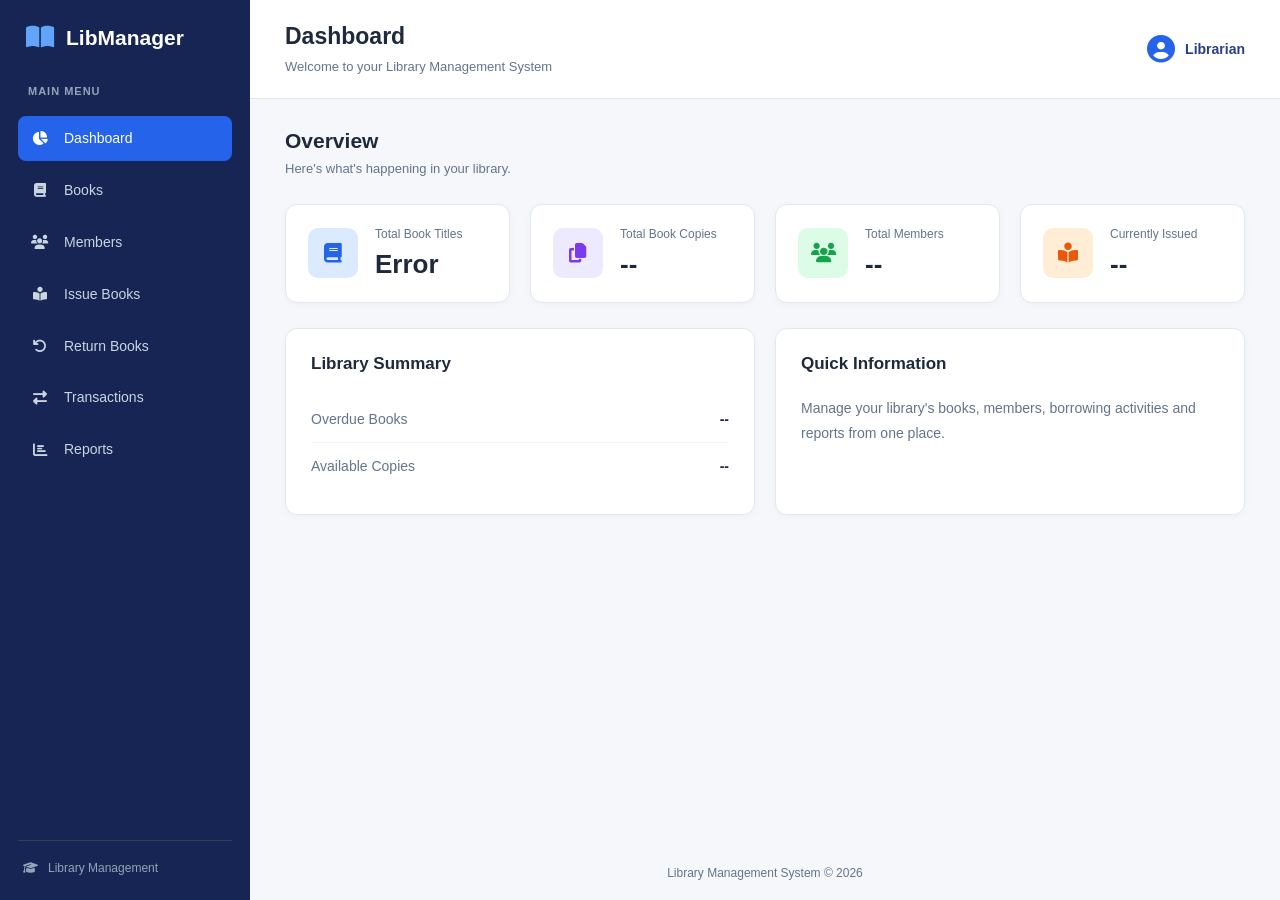
<file: frontend/index.html>
<!DOCTYPE html>
<html lang="en">
<head>
    <meta charset="UTF-8">
    <meta name="viewport" content="width=device-width, initial-scale=1.0">
    <title>Library Management System</title>

    <link rel="stylesheet" href="css/style.css">

    <link rel="stylesheet"
        href="https://cdnjs.cloudflare.com/ajax/libs/font-awesome/6.5.0/css/all.min.css">
    <link rel="stylesheet" href="css/common.css">
</head>
<body>

    <div class="dashboard-container">

        <!-- Sidebar -->
        <aside class="sidebar">
            <div class="logo">
                <i class="fas fa-book-open"></i>
                <span>LibManager</span>
            </div>

            <nav>
                <p class="menu-heading">MAIN MENU</p>

                <a href="index.html" class="nav-link active">
                    <i class="fas fa-chart-pie"></i>
                    Dashboard
                </a>

                <a href="books.html" class="nav-link">
                    <i class="fas fa-book"></i>
                    Books
                </a>

                <a href="members.html" class="nav-link">
                    <i class="fas fa-users"></i>
                    Members
                </a>

                <a href="issue-books.html" class="nav-link">
                    <i class="fas fa-book-reader"></i>
                    Issue Books
                </a>

                <a href="return-books.html" class="nav-link">
                    <i class="fas fa-undo"></i>
                    Return Books
                </a>

                <a href="transactions.html" class="nav-link">
                    <i class="fas fa-exchange-alt"></i>
                    Transactions
                </a>

                <a href="reports.html" class="nav-link">
                    <i class="fas fa-chart-bar"></i>
                    Reports
                </a>
            </nav>

            <div class="sidebar-footer">
                <i class="fas fa-graduation-cap"></i>
                <span>Library Management</span>
            </div>
        </aside>


        <!-- Main Content -->
        <main class="main-content">

            <!-- Top Header -->
            <header class="topbar">
                <div>
                    <h2>Dashboard</h2>
                    <p>Welcome to your Library Management System</p>
                </div>

                <div class="profile">
                    <i class="fas fa-user-circle"></i>
                    <span>Librarian</span>
                </div>
            </header>


            <!-- Dashboard Content -->
            <section class="dashboard-content">

                <div class="section-heading">
                    <div>
                        <h2>Overview</h2>
                        <p>Here's what's happening in your library.</p>
                    </div>
                </div>


                <!-- Statistics Cards -->
                <div class="stats-grid">

                    <div class="stat-card">
                        <div class="stat-icon blue">
                            <i class="fas fa-book"></i>
                        </div>
                        <div>
                            <p>Total Book Titles</p>
                            <h2 id="totalBooks">--</h2>
                        </div>
                    </div>

                    <div class="stat-card">
                        <div class="stat-icon purple">
                            <i class="fas fa-copy"></i>
                        </div>
                        <div>
                            <p>Total Book Copies</p>
                            <h2 id="totalCopies">--</h2>
                        </div>
                    </div>

                    <div class="stat-card">
                        <div class="stat-icon green">
                            <i class="fas fa-users"></i>
                        </div>
                        <div>
                            <p>Total Members</p>
                            <h2 id="totalMembers">--</h2>
                        </div>
                    </div>

                    <div class="stat-card">
                        <div class="stat-icon orange">
                            <i class="fas fa-book-reader"></i>
                        </div>
                        <div>
                            <p>Currently Issued</p>
                            <h2 id="currentlyIssued">--</h2>
                        </div>
                    </div>

                </div>


                <!-- Additional Information -->
                <div class="content-grid">

                    <div class="content-card">
                        <h3>Library Summary</h3>

                        <div class="summary-item">
                            <span>Overdue Books</span>
                            <strong id="overdueBooks">--</strong>
                        </div>

                        <div class="summary-item">
                            <span>Available Copies</span>
                            <strong id="availableCopies">--</strong>
                        </div>
                    </div>

                    <div class="content-card">
                        <h3>Quick Information</h3>

                        <p class="info-text">
                            Manage your library's books, members,
                            borrowing activities and reports from
                            one place.
                        </p>
                    </div>

                </div>

            </section>

            <footer>
                Library Management System © 2026
            </footer>

        </main>

    </div>

    <script src="js/app.js"></script>

</body>
</html>
</file>
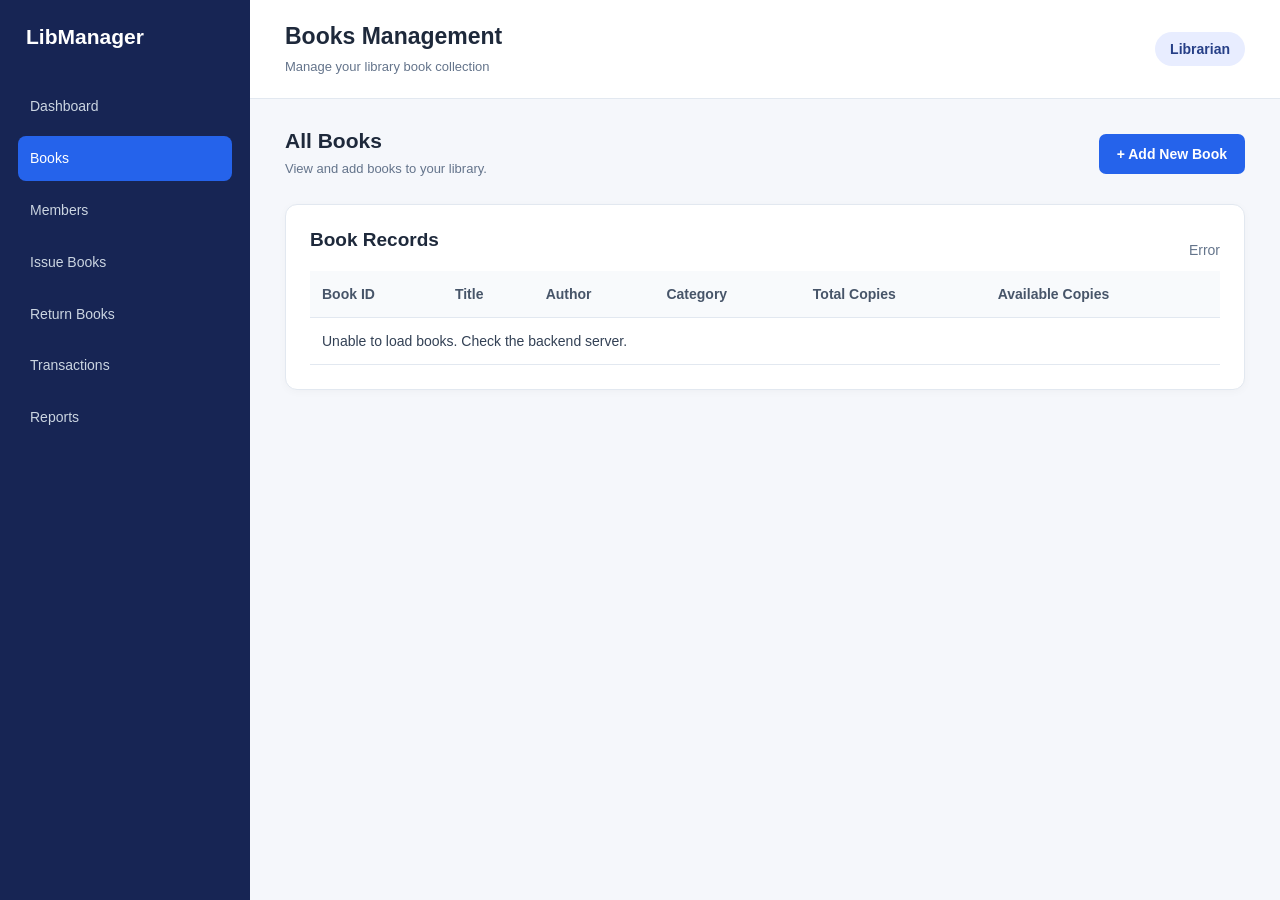
<file: frontend/books.html>
<!DOCTYPE html>
<html lang="en">
<head>
    <meta charset="UTF-8">
    <meta name="viewport" content="width=device-width, initial-scale=1.0">
    <title>Books Management | Library System</title>
    <link rel="stylesheet" href="css/books.css">
    <link rel="stylesheet" href="css/common.css">
</head>
<body>

    <aside class="sidebar">
        <h2>LibManager</h2>
        <nav>
            <a href="index.html">Dashboard</a>
            <a href="books.html" class="active">Books</a>
            <a href="#">Members</a>
            <a href="#">Issue Books</a>
            <a href="#">Return Books</a>
            <a href="#">Transactions</a>
            <a href="#">Reports</a>
        </nav>
    </aside>

    <main class="main-content">
        <header class="topbar">
            <div>
                <h1>Books Management</h1>
                <p>Manage your library book collection</p>
            </div>
            <span class="user-label">Librarian</span>
        </header>

        <section class="content">

            <div class="section-heading">
                <div>
                    <h2>All Books</h2>
                    <p>View and add books to your library.</p>
                </div>
                <button id="showFormButton">+ Add New Book</button>
            </div>

            <div class="form-card" id="bookFormCard" hidden>
                <h2>Add a New Book</h2>

                <form id="bookForm">
                    <div class="form-grid">
                        <div>
                            <label for="title">Book Title *</label>
                            <input type="text" id="title" required>
                        </div>

                        <div>
                            <label for="author">Author</label>
                            <input type="text" id="author">
                        </div>

                        <div>
                            <label for="category">Category</label>
                            <input type="text" id="category">
                        </div>

                        <div>
                            <label for="totalCopies">Total Copies *</label>
                            <input type="number" id="totalCopies" min="1" step="1" required>
                        </div>
                    </div>

                    <div class="form-actions">
                        <button type="submit">Save Book</button>
                        <button type="button" class="cancel-button" id="cancelButton">
                            Cancel
                        </button>
                    </div>
                </form>
            </div>

            <div id="message" class="message" aria-live="polite"></div>

            <div class="table-card">
                <div class="table-header">
                    <h2>Book Records</h2>
                    <span id="bookCount">Loading...</span>
                </div>

                <div class="table-wrapper">
                    <table>
                        <thead>
                            <tr>
                                <th>Book ID</th>
                                <th>Title</th>
                                <th>Author</th>
                                <th>Category</th>
                                <th>Total Copies</th>
                                <th>Available Copies</th>
                            </tr>
                        </thead>
                        <tbody id="booksTableBody">
                            <tr>
                                <td colspan="6">Loading books...</td>
                            </tr>
                        </tbody>
                    </table>
                </div>
            </div>

        </section>
    </main>

    <script src="js/books.js"></script>
</body>
</html>
</file>
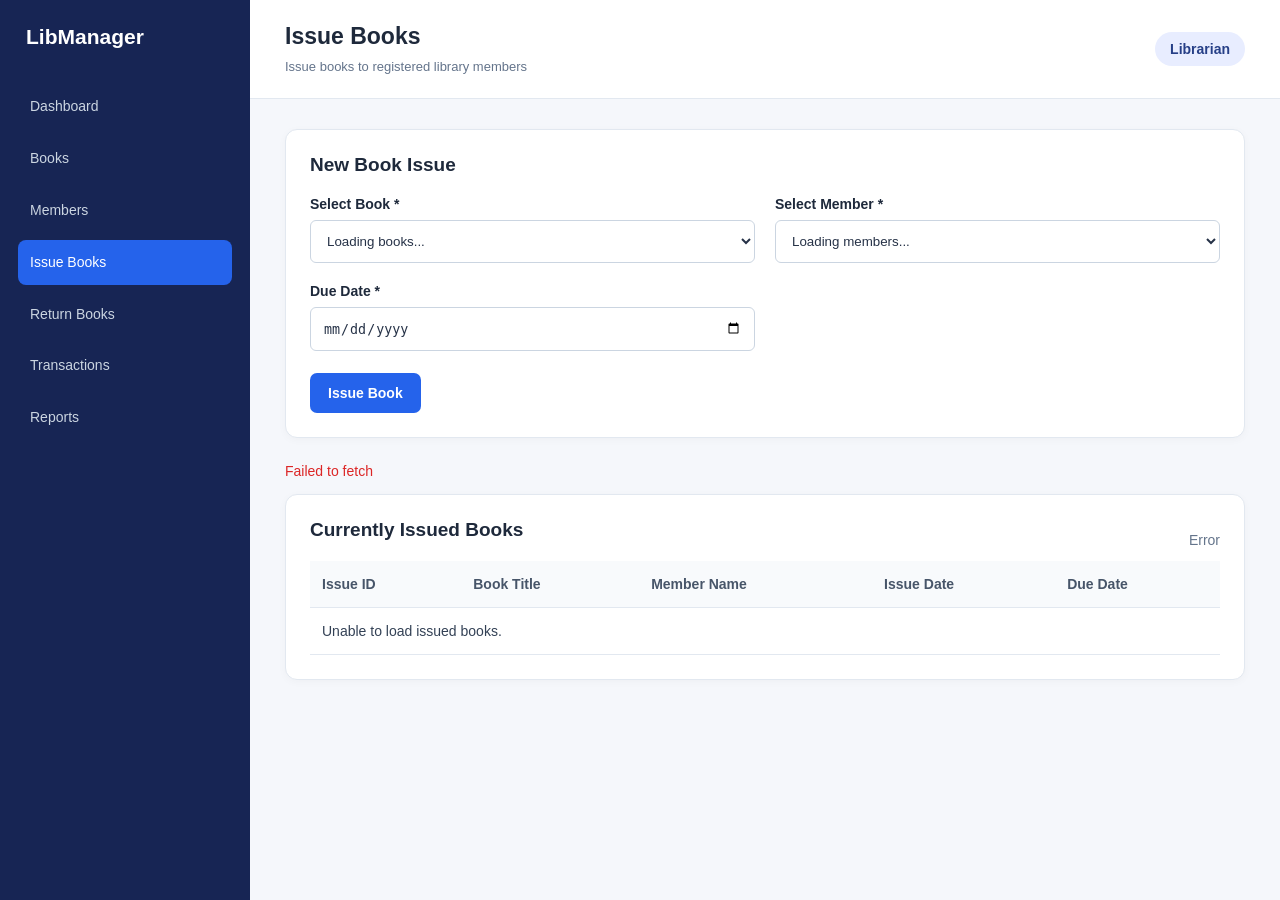
<file: frontend/issue-books.html>
<!DOCTYPE html>
<html lang="en">
<head>
    <meta charset="UTF-8">
    <meta name="viewport" content="width=device-width, initial-scale=1.0">
    <title>Issue Books | Library Management System</title>
    <link rel="stylesheet" href="css/issue-books.css">
    <link rel="stylesheet" href="css/common.css">
</head>
<body>

    <aside class="sidebar">
        <h2>LibManager</h2>
        <nav>
            <a href="index.html">Dashboard</a>
            <a href="books.html">Books</a>
            <a href="members.html">Members</a>
            <a href="issue-books.html" class="active">Issue Books</a>
            <a href="#">Return Books</a>
            <a href="#">Transactions</a>
            <a href="#">Reports</a>
        </nav>
    </aside>

    <main class="main-content">

        <header class="topbar">
            <div>
                <h1>Issue Books</h1>
                <p>Issue books to registered library members</p>
            </div>
            <span class="user-label">Librarian</span>
        </header>

        <section class="content">

            <div class="form-card">
                <h2>New Book Issue</h2>

                <form id="issueForm">

                    <div class="form-grid">

                        <div>
                            <label for="bookId">Select Book *</label>
                            <select id="bookId" required>
                                <option value="">Loading books...</option>
                            </select>
                        </div>

                        <div>
                            <label for="memberId">Select Member *</label>
                            <select id="memberId" required>
                                <option value="">Loading members...</option>
                            </select>
                        </div>

                        <div>
                            <label for="dueDate">Due Date *</label>
                            <input type="date" id="dueDate" required>
                        </div>

                    </div>

                    <div class="form-actions">
                        <button type="submit" id="issueButton">
                            Issue Book
                        </button>
                    </div>

                </form>
            </div>

            <div id="message" class="message" aria-live="polite"></div>

            <div class="table-card">
                <div class="table-header">
                    <h2>Currently Issued Books</h2>
                    <span id="issueCount">Loading...</span>
                </div>

                <div class="table-wrapper">
                    <table>
                        <thead>
                            <tr>
                                <th>Issue ID</th>
                                <th>Book Title</th>
                                <th>Member Name</th>
                                <th>Issue Date</th>
                                <th>Due Date</th>
                            </tr>
                        </thead>

                        <tbody id="issuesTableBody">
                            <tr>
                                <td colspan="5">Loading issued books...</td>
                            </tr>
                        </tbody>
                    </table>
                </div>
            </div>

        </section>
    </main>

    <script src="js/issue-books.js"></script>
</body>
</html>
</file>
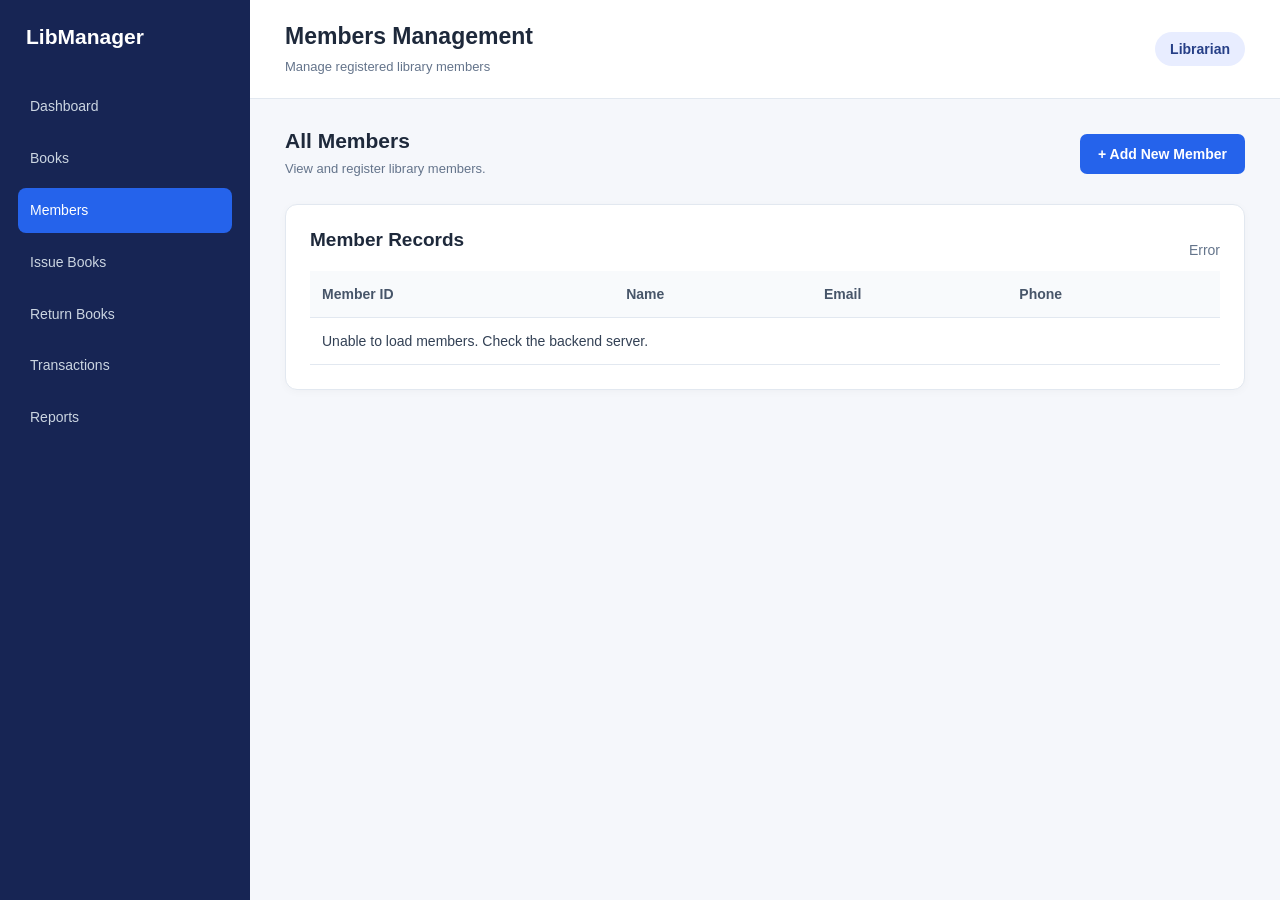
<file: frontend/members.html>
<!DOCTYPE html>
<html lang="en">
<head>
    <meta charset="UTF-8">
    <meta name="viewport" content="width=device-width, initial-scale=1.0">
    <title>Members Management | Library System</title>
    <link rel="stylesheet" href="css/members.css">
    <link rel="stylesheet" href="css/common.css">
</head>
<body>

    <aside class="sidebar">
        <h2>LibManager</h2>
        <nav>
            <a href="index.html">Dashboard</a>
            <a href="books.html">Books</a>
            <a href="members.html" class="active">Members</a>
            <a href="#">Issue Books</a>
            <a href="#">Return Books</a>
            <a href="#">Transactions</a>
            <a href="#">Reports</a>
        </nav>
    </aside>

    <main class="main-content">

        <header class="topbar">
            <div>
                <h1>Members Management</h1>
                <p>Manage registered library members</p>
            </div>
            <span class="user-label">Librarian</span>
        </header>

        <section class="content">

            <div class="section-heading">
                <div>
                    <h2>All Members</h2>
                    <p>View and register library members.</p>
                </div>

                <button id="showFormButton">+ Add New Member</button>
            </div>

            <div class="form-card" id="memberFormCard" hidden>
                <h2>Register New Member</h2>

                <form id="memberForm">
                    <div class="form-grid">

                        <div>
                            <label for="name">Member Name *</label>
                            <input type="text" id="name" required>
                        </div>

                        <div>
                            <label for="email">Email Address</label>
                            <input type="email" id="email">
                        </div>

                        <div>
                            <label for="phone">Phone Number</label>
                            <input type="tel" id="phone">
                        </div>

                    </div>

                    <div class="form-actions">
                        <button type="submit">Save Member</button>

                        <button type="button" class="cancel-button"
                            id="cancelButton">
                            Cancel
                        </button>
                    </div>
                </form>
            </div>

            <div id="message" class="message" aria-live="polite"></div>

            <div class="table-card">
                <div class="table-header">
                    <h2>Member Records</h2>
                    <span id="memberCount">Loading...</span>
                </div>

                <div class="table-wrapper">
                    <table>
                        <thead>
                            <tr>
                                <th>Member ID</th>
                                <th>Name</th>
                                <th>Email</th>
                                <th>Phone</th>
                            </tr>
                        </thead>

                        <tbody id="membersTableBody">
                            <tr>
                                <td colspan="4">Loading members...</td>
                            </tr>
                        </tbody>
                    </table>
                </div>
            </div>

        </section>
    </main>

    <script src="js/members.js"></script>
</body>
</html>
</file>
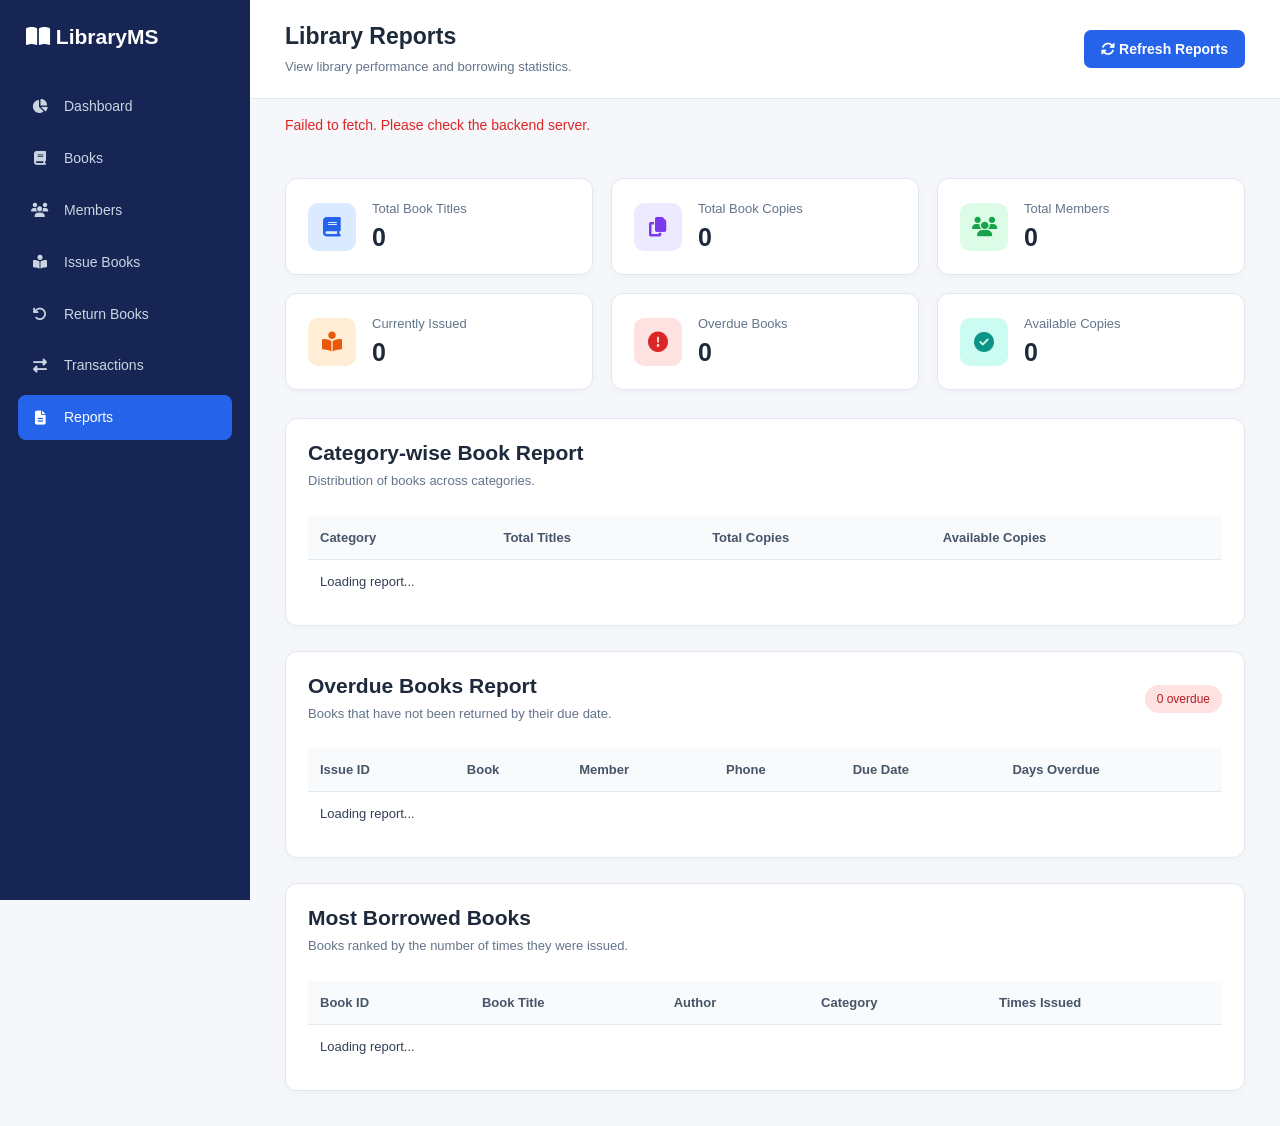
<file: frontend/reports.html>
<!DOCTYPE html>
<html lang="en">
<head>
    <meta charset="UTF-8">
    <meta name="viewport" content="width=device-width, initial-scale=1.0">
    <title>Library Reports</title>
    <link rel="stylesheet" href="css/reports.css">
    <link rel="stylesheet"
          href="https://cdnjs.cloudflare.com/ajax/libs/font-awesome/6.5.0/css/all.min.css">
    <link rel="stylesheet" href="css/common.css">
</head>
<body>

<div class="sidebar">
    <h2><i class="fas fa-book-open"></i> LibraryMS</h2>

    <nav>
        <a href="index.html"><i class="fas fa-chart-pie"></i> Dashboard</a>
        <a href="books.html"><i class="fas fa-book"></i> Books</a>
        <a href="members.html"><i class="fas fa-users"></i> Members</a>
        <a href="issue-books.html"><i class="fas fa-book-reader"></i> Issue Books</a>
        <a href="return-books.html"><i class="fas fa-undo"></i> Return Books</a>
        <a href="transactions.html"><i class="fas fa-exchange-alt"></i> Transactions</a>
        <a href="reports.html" class="active"><i class="fas fa-file-alt"></i> Reports</a>
    </nav>
</div>

<main class="main-content">

    <header class="topbar">
        <div>
            <h1>Library Reports</h1>
            <p>View library performance and borrowing statistics.</p>
        </div>

        <button id="refreshButton" class="refresh-btn">
            <i class="fas fa-sync-alt"></i> Refresh Reports
        </button>
    </header>

    <p id="message" class="message"></p>

    <section class="stats-grid">

        <div class="stat-card">
            <div class="stat-icon blue"><i class="fas fa-book"></i></div>
            <div>
                <p>Total Book Titles</p>
                <h2 id="totalTitles">0</h2>
            </div>
        </div>

        <div class="stat-card">
            <div class="stat-icon purple"><i class="fas fa-copy"></i></div>
            <div>
                <p>Total Book Copies</p>
                <h2 id="totalCopies">0</h2>
            </div>
        </div>

        <div class="stat-card">
            <div class="stat-icon green"><i class="fas fa-users"></i></div>
            <div>
                <p>Total Members</p>
                <h2 id="totalMembers">0</h2>
            </div>
        </div>

        <div class="stat-card">
            <div class="stat-icon orange"><i class="fas fa-book-reader"></i></div>
            <div>
                <p>Currently Issued</p>
                <h2 id="currentlyIssued">0</h2>
            </div>
        </div>

        <div class="stat-card">
            <div class="stat-icon red"><i class="fas fa-exclamation-circle"></i></div>
            <div>
                <p>Overdue Books</p>
                <h2 id="overdueBooks">0</h2>
            </div>
        </div>

        <div class="stat-card">
            <div class="stat-icon teal"><i class="fas fa-check-circle"></i></div>
            <div>
                <p>Available Copies</p>
                <h2 id="availableCopies">0</h2>
            </div>
        </div>

    </section>

    <section class="report-section">
        <div class="section-heading">
            <div>
                <h2>Category-wise Book Report</h2>
                <p>Distribution of books across categories.</p>
            </div>
        </div>

        <div class="table-wrapper">
            <table>
                <thead>
                    <tr>
                        <th>Category</th>
                        <th>Total Titles</th>
                        <th>Total Copies</th>
                        <th>Available Copies</th>
                    </tr>
                </thead>
                <tbody id="categoryTable">
                    <tr><td colspan="4">Loading report...</td></tr>
                </tbody>
            </table>
        </div>
    </section>

    <section class="report-section">
        <div class="section-heading">
            <div>
                <h2>Overdue Books Report</h2>
                <p>Books that have not been returned by their due date.</p>
            </div>
            <span id="overdueCount" class="count-label">0 overdue</span>
        </div>

        <div class="table-wrapper">
            <table>
                <thead>
                    <tr>
                        <th>Issue ID</th>
                        <th>Book</th>
                        <th>Member</th>
                        <th>Phone</th>
                        <th>Due Date</th>
                        <th>Days Overdue</th>
                    </tr>
                </thead>
                <tbody id="overdueTable">
                    <tr><td colspan="6">Loading report...</td></tr>
                </tbody>
            </table>
        </div>
    </section>

    <section class="report-section">
        <div class="section-heading">
            <div>
                <h2>Most Borrowed Books</h2>
                <p>Books ranked by the number of times they were issued.</p>
            </div>
        </div>

        <div class="table-wrapper">
            <table>
                <thead>
                    <tr>
                        <th>Book ID</th>
                        <th>Book Title</th>
                        <th>Author</th>
                        <th>Category</th>
                        <th>Times Issued</th>
                    </tr>
                </thead>
                <tbody id="popularBooksTable">
                    <tr><td colspan="5">Loading report...</td></tr>
                </tbody>
            </table>
        </div>
    </section>

</main>

<script src="js/reports.js"></script>
</body>
</html>
</file>
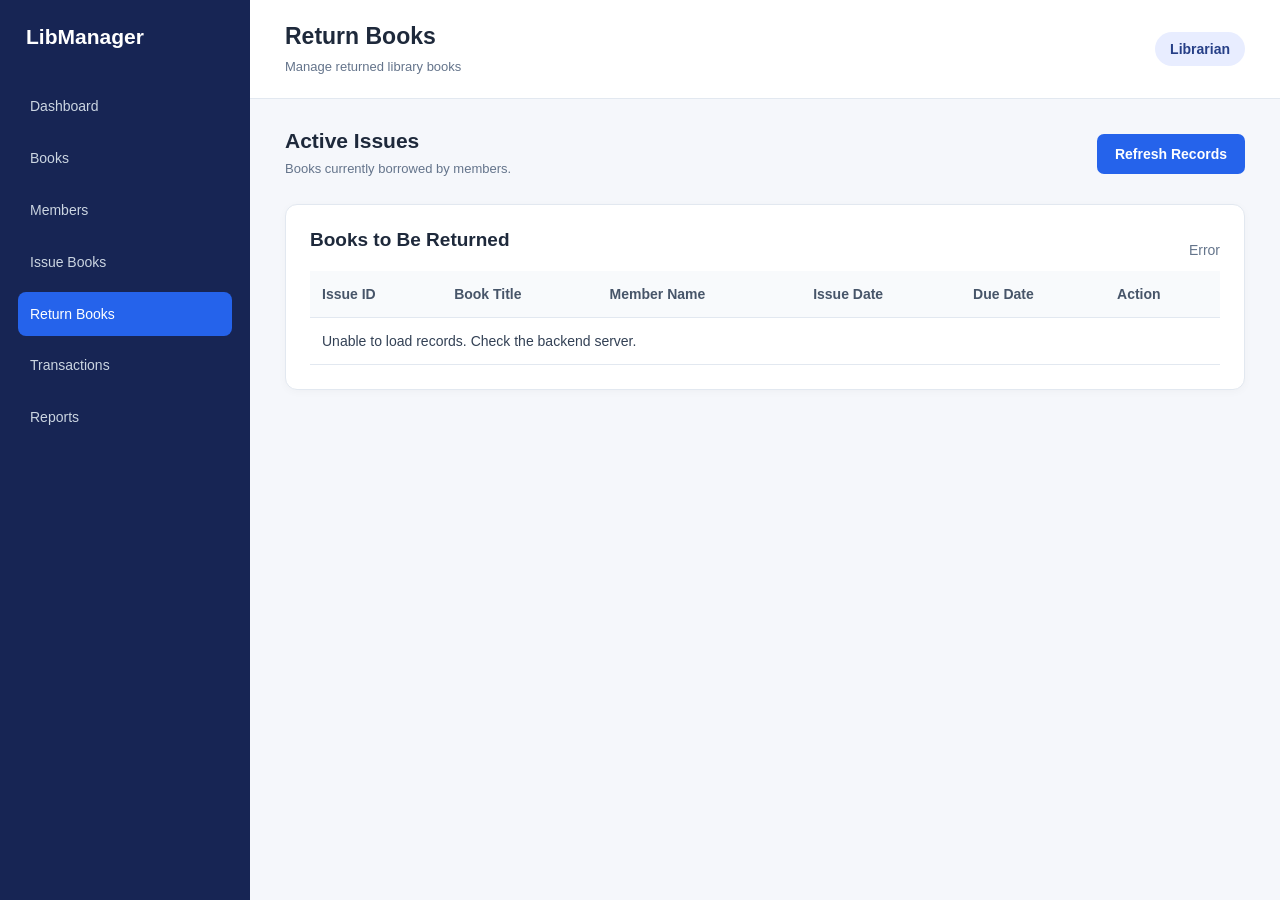
<file: frontend/return-books.html>
<!DOCTYPE html>
<html lang="en">
<head>
    <meta charset="UTF-8">
    <meta name="viewport" content="width=device-width, initial-scale=1.0">
    <title>Return Books | Library Management System</title>
    <link rel="stylesheet" href="css/return-books.css">
    <link rel="stylesheet" href="css/common.css">
</head>
<body>

    <aside class="sidebar">
        <h2>LibManager</h2>

        <nav>
            <a href="index.html">Dashboard</a>
            <a href="books.html">Books</a>
            <a href="members.html">Members</a>
            <a href="issue-books.html">Issue Books</a>
            <a href="return-books.html" class="active">Return Books</a>
            <a href="#">Transactions</a>
            <a href="#">Reports</a>
        </nav>
    </aside>

    <main class="main-content">

        <header class="topbar">
            <div>
                <h1>Return Books</h1>
                <p>Manage returned library books</p>
            </div>

            <span class="user-label">Librarian</span>
        </header>

        <section class="content">

            <div class="section-heading">
                <div>
                    <h2>Active Issues</h2>
                    <p>Books currently borrowed by members.</p>
                </div>

                <button id="refreshButton">Refresh Records</button>
            </div>

            <div id="message" class="message" aria-live="polite"></div>

            <div class="table-card">

                <div class="table-header">
                    <h2>Books to Be Returned</h2>
                    <span id="issueCount">Loading...</span>
                </div>

                <div class="table-wrapper">
                    <table>
                        <thead>
                            <tr>
                                <th>Issue ID</th>
                                <th>Book Title</th>
                                <th>Member Name</th>
                                <th>Issue Date</th>
                                <th>Due Date</th>
                                <th>Action</th>
                            </tr>
                        </thead>

                        <tbody id="issuesTableBody">
                            <tr>
                                <td colspan="6">Loading records...</td>
                            </tr>
                        </tbody>
                    </table>
                </div>

            </div>

        </section>
    </main>

    <script src="js/return-books.js"></script>
</body>
</html>
</file>
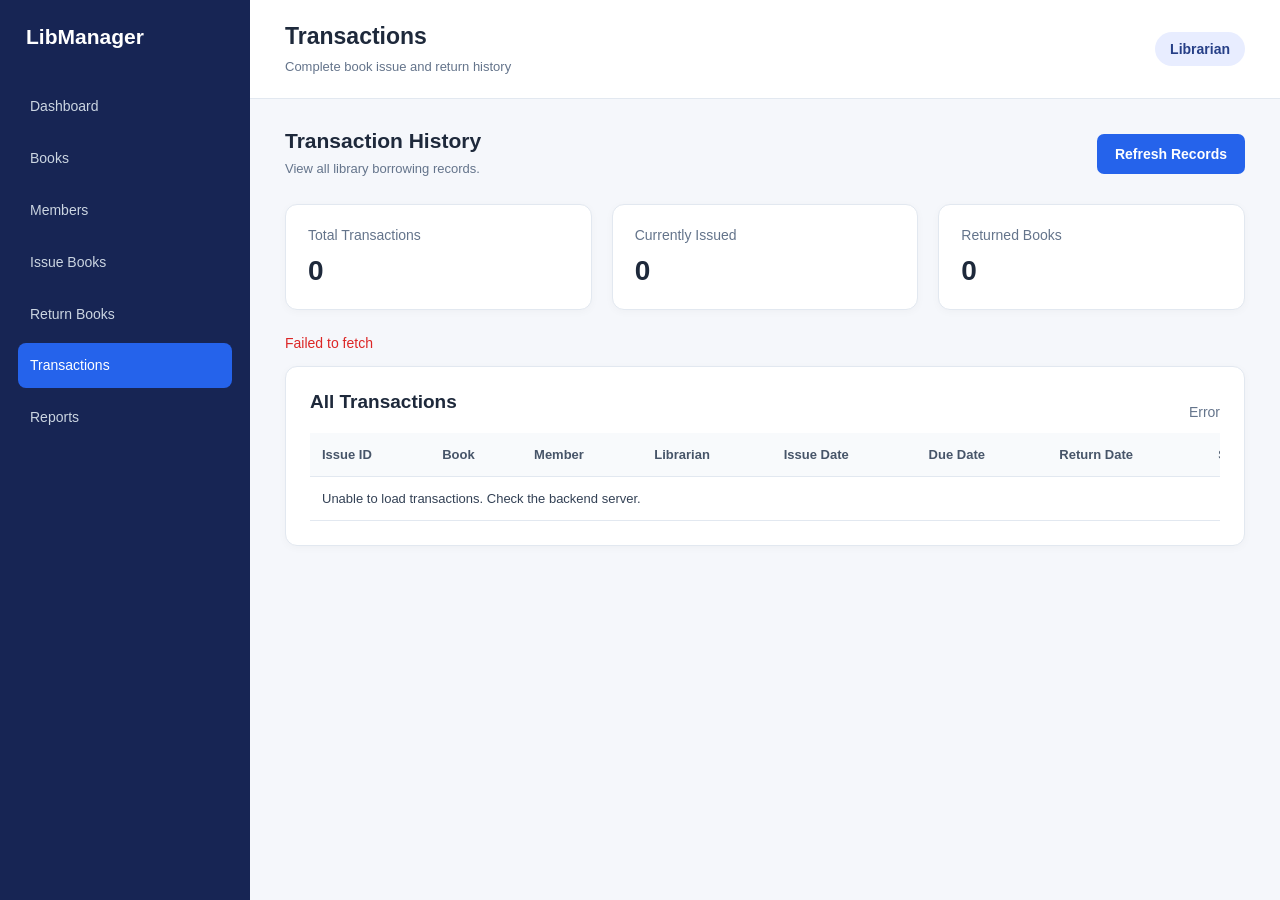
<file: frontend/transactions.html>
<!DOCTYPE html>
<html lang="en">
<head>
    <meta charset="UTF-8">
    <meta name="viewport" content="width=device-width, initial-scale=1.0">
    <title>Transactions | Library Management System</title>
    <link rel="stylesheet" href="css/transactions.css">
    <link rel="stylesheet" href="css/common.css">
</head>
<body>

    <aside class="sidebar">
        <h2>LibManager</h2>

        <nav>
            <a href="index.html">Dashboard</a>
            <a href="books.html">Books</a>
            <a href="members.html">Members</a>
            <a href="issue-books.html">Issue Books</a>
            <a href="return-books.html">Return Books</a>
            <a href="transactions.html" class="active">Transactions</a>
            <a href="#">Reports</a>
        </nav>
    </aside>

    <main class="main-content">

        <header class="topbar">
            <div>
                <h1>Transactions</h1>
                <p>Complete book issue and return history</p>
            </div>

            <span class="user-label">Librarian</span>
        </header>

        <section class="content">

            <div class="section-heading">
                <div>
                    <h2>Transaction History</h2>
                    <p>View all library borrowing records.</p>
                </div>

                <button id="refreshButton">Refresh Records</button>
            </div>

            <div class="summary-grid">
                <div class="summary-card">
                    <p>Total Transactions</p>
                    <h2 id="totalTransactions">0</h2>
                </div>

                <div class="summary-card">
                    <p>Currently Issued</p>
                    <h2 id="issuedTransactions">0</h2>
                </div>

                <div class="summary-card">
                    <p>Returned Books</p>
                    <h2 id="returnedTransactions">0</h2>
                </div>
            </div>

            <div id="message" class="message" aria-live="polite"></div>

            <div class="table-card">

                <div class="table-header">
                    <h2>All Transactions</h2>
                    <span id="transactionCount">Loading...</span>
                </div>

                <div class="table-wrapper">
                    <table>
                        <thead>
                            <tr>
                                <th>Issue ID</th>
                                <th>Book</th>
                                <th>Member</th>
                                <th>Librarian</th>
                                <th>Issue Date</th>
                                <th>Due Date</th>
                                <th>Return Date</th>
                                <th>Status</th>
                            </tr>
                        </thead>

                        <tbody id="transactionsTableBody">
                            <tr>
                                <td colspan="8">Loading transactions...</td>
                            </tr>
                        </tbody>
                    </table>
                </div>

            </div>

        </section>
    </main>

    <script src="js/transactions.js"></script>
</body>
</html>
</file>
<file: frontend/css/style.css>
/* General Reset */
* {
    margin: 0;
    padding: 0;
    box-sizing: border-box;
}

body {
    font-family: 'Segoe UI', Arial, sans-serif;
    background: #f5f7fb;
    color: #1e293b;
}

.dashboard-container {
    display: flex;
    min-height: 100vh;
}

/* Sidebar */
.sidebar {
    width: 250px;
    background: #172554;
    color: white;
    padding: 25px 18px;
    display: flex;
    flex-direction: column;
    flex-shrink: 0;
}

.logo {
    display: flex;
    align-items: center;
    gap: 12px;
    font-size: 21px;
    font-weight: 700;
    margin-bottom: 45px;
    padding-left: 8px;
}

.logo i {
    color: #60a5fa;
    font-size: 25px;
}

.menu-heading {
    color: #94a3b8;
    font-size: 11px;
    font-weight: 600;
    letter-spacing: 1px;
    margin: 0 0 15px 10px;
}

.nav-link {
    display: flex;
    align-items: center;
    gap: 14px;
    padding: 13px 12px;
    margin-bottom: 7px;
    color: #cbd5e1;
    text-decoration: none;
    border-radius: 8px;
    font-size: 14px;
    transition: 0.2s;
}

.nav-link i {
    width: 20px;
    text-align: center;
}

.nav-link:hover,
.nav-link.active {
    background: #2563eb;
    color: white;
}

.sidebar-footer {
    margin-top: auto;
    border-top: 1px solid #334155;
    padding: 20px 5px 0;
    color: #94a3b8;
    font-size: 12px;
    display: flex;
    align-items: center;
    gap: 10px;
}

/* Main Content */
.main-content {
    flex: 1;
    min-width: 0;
    display: flex;
    flex-direction: column;
}

/* Topbar */
.topbar {
    background: white;
    padding: 22px 35px;
    display: flex;
    justify-content: space-between;
    align-items: center;
    border-bottom: 1px solid #e2e8f0;
}

.topbar h2 {
    font-size: 23px;
    margin-bottom: 5px;
}

.topbar p {
    color: #64748b;
    font-size: 13px;
}

.profile {
    display: flex;
    align-items: center;
    gap: 10px;
    font-size: 14px;
    font-weight: 600;
}

.profile i {
    font-size: 30px;
    color: #2563eb;
}

/* Dashboard Content */
.dashboard-content {
    padding: 30px 35px;
    flex: 1;
}

.section-heading {
    margin-bottom: 25px;
}

.section-heading h2 {
    font-size: 21px;
    margin-bottom: 6px;
}

.section-heading p {
    color: #64748b;
    font-size: 13px;
}

/* Statistics Cards */
.stats-grid {
    display: grid;
    grid-template-columns: repeat(4, minmax(0, 1fr));
    gap: 20px;
}

.stat-card {
    background: white;
    border: 1px solid #e2e8f0;
    border-radius: 12px;
    padding: 22px;
    display: flex;
    align-items: center;
    gap: 17px;
    box-shadow: 0 2px 8px rgba(15, 23, 42, 0.03);
}

.stat-icon {
    width: 50px;
    height: 50px;
    display: flex;
    align-items: center;
    justify-content: center;
    border-radius: 10px;
    font-size: 20px;
    flex-shrink: 0;
}

.blue {
    background: #dbeafe;
    color: #2563eb;
}

.purple {
    background: #ede9fe;
    color: #7c3aed;
}

.green {
    background: #dcfce7;
    color: #16a34a;
}

.orange {
    background: #ffedd5;
    color: #ea580c;
}

.stat-card p {
    color: #64748b;
    font-size: 12px;
    margin-bottom: 8px;
}

.stat-card h2 {
    font-size: 26px;
    font-weight: 700;
}

/* Additional Content */
.content-grid {
    display: grid;
    grid-template-columns: repeat(2, minmax(0, 1fr));
    gap: 20px;
    margin-top: 25px;
}

.content-card {
    background: white;
    border: 1px solid #e2e8f0;
    border-radius: 12px;
    padding: 25px;
    min-width: 0;
}

.content-card h3 {
    font-size: 17px;
    margin-bottom: 22px;
}

.summary-item {
    display: flex;
    justify-content: space-between;
    padding: 15px 0;
    border-bottom: 1px solid #f1f5f9;
    font-size: 14px;
}

.summary-item:last-child {
    border-bottom: none;
}

.summary-item span {
    color: #64748b;
}

.summary-item strong {
    color: #1e293b;
}

.info-text {
    color: #64748b;
    font-size: 14px;
    line-height: 1.8;
}

/* Footer */
footer {
    padding: 20px 35px;
    text-align: center;
    color: #94a3b8;
    font-size: 12px;
}

/* Responsive Design */
@media (max-width: 1100px) {
    .stats-grid {
        grid-template-columns: repeat(2, minmax(0, 1fr));
    }
}

@media (max-width: 700px) {
    .dashboard-container {
        flex-direction: column;
    }

    .sidebar {
        width: 100%;
        padding: 18px;
    }

    .logo {
        margin-bottom: 20px;
    }

    .sidebar nav {
        display: grid;
        grid-template-columns: repeat(2, minmax(0, 1fr));
        gap: 5px;
    }

    .menu-heading {
        grid-column: 1 / -1;
    }

    .nav-link {
        margin-bottom: 0;
        font-size: 12px;
    }

    .sidebar-footer {
        display: none;
    }

    .topbar {
        padding: 18px;
    }

    .dashboard-content {
        padding: 20px 15px;
    }

    .stats-grid,
    .content-grid {
        grid-template-columns: 1fr;
    }

    footer {
        padding: 18px;
    }
}
</file>
<file: frontend/css/common.css>
/* Shared LibManager design system
   Loaded after each page stylesheet to keep every page visually consistent. */

:root {
    --sidebar-width: 250px;
    --navy: #172554;
    --blue: #2563eb;
    --page-bg: #f5f7fb;
    --text: #1e293b;
    --muted: #64748b;
    --border: #e2e8f0;
    --surface: #ffffff;
}

* {
    box-sizing: border-box;
}

html {
    min-height: 100%;
}

body {
    min-height: 100vh;
    margin: 0;
    background: var(--page-bg);
    color: var(--text);
    font-family: "Segoe UI", Arial, sans-serif;
}

/* Shared sidebar */
.sidebar {
    position: fixed;
    z-index: 20;
    inset: 0 auto 0 0;
    width: var(--sidebar-width);
    height: 100vh;
    min-height: 100vh;
    overflow-y: auto;
    display: flex;
    flex-direction: column;
    flex-shrink: 0;
    padding: 25px 18px;
    background: var(--navy);
    color: #ffffff;
    border: 0;
}

.sidebar h2 {
    margin: 0 0 35px;
    padding-left: 8px;
    color: #ffffff;
    font-size: 21px;
    font-weight: 700;
}

.sidebar .logo {
    display: flex;
    align-items: center;
    gap: 12px;
    margin: 0 0 35px;
    padding-left: 8px;
    color: #ffffff;
    font-size: 21px;
    font-weight: 700;
}

.sidebar .logo i {
    color: #60a5fa;
    font-size: 25px;
}

.sidebar .menu-heading {
    margin: 0 0 12px 10px;
    color: #94a3b8;
    font-size: 11px;
    font-weight: 600;
    letter-spacing: 1px;
}

.sidebar nav {
    display: flex;
    flex-direction: column;
    gap: 7px;
}

.sidebar nav a,
.sidebar .nav-link {
    display: flex;
    align-items: center;
    gap: 14px;
    width: 100%;
    margin: 0;
    padding: 13px 12px;
    border: 0;
    border-radius: 8px;
    background: transparent;
    color: #cbd5e1;
    font-size: 14px;
    font-weight: 400;
    line-height: 1.35;
    text-decoration: none;
    transition: background 0.2s ease, color 0.2s ease;
}

.sidebar nav a i,
.sidebar .nav-link i {
    width: 20px;
    flex: 0 0 20px;
    text-align: center;
}

.sidebar nav a:hover,
.sidebar nav a.active,
.sidebar .nav-link:hover,
.sidebar .nav-link.active {
    background: var(--blue);
    color: #ffffff;
}

.sidebar .sidebar-footer {
    display: flex;
    align-items: center;
    gap: 10px;
    margin-top: auto;
    padding: 20px 5px 0;
    border-top: 1px solid #334155;
    color: #94a3b8;
    font-size: 12px;
}

/* Shared page layout */
.dashboard-container {
    display: flex;
    min-height: 100vh;
}

.main-content {
    min-width: 0;
    min-height: 100vh;
    margin-left: var(--sidebar-width);
    padding: 0;
    flex: 1;
    display: flex;
    flex-direction: column;
}

.topbar {
    min-height: 88px;
    display: flex;
    align-items: center;
    justify-content: space-between;
    gap: 20px;
    margin: 0;
    padding: 22px 35px;
    border: 0;
    border-bottom: 1px solid var(--border);
    background: var(--surface);
}

.topbar h1,
.topbar h2 {
    margin: 0 0 5px;
    color: var(--text);
    font-size: 23px;
    font-weight: 700;
    line-height: 1.3;
}

.topbar p {
    margin: 0;
    color: var(--muted);
    font-size: 13px;
    line-height: 1.5;
}

.user-label,
.profile {
    display: inline-flex;
    align-items: center;
    justify-content: center;
    gap: 10px;
    flex-shrink: 0;
    color: #263f87;
    font-size: 14px;
    font-weight: 600;
}

.user-label {
    padding: 9px 15px;
    border-radius: 20px;
    background: #e8edff;
}

.profile i {
    color: var(--blue);
    font-size: 28px;
}

.content,
.dashboard-content {
    min-width: 0;
    flex: 1;
    padding: 30px 35px;
}

.section-heading {
    display: flex;
    align-items: center;
    justify-content: space-between;
    gap: 15px;
    margin: 0 0 25px;
}

.section-heading h2 {
    margin: 0 0 6px;
    color: var(--text);
    font-size: 21px;
}

.section-heading p {
    margin: 0;
    color: var(--muted);
    font-size: 13px;
    line-height: 1.5;
}

/* Shared buttons */
button,
button[type="button"],
button[type="submit"] {
    border: 0;
    border-radius: 7px;
    padding: 12px 18px;
    background: var(--blue);
    color: #ffffff;
    font-family: inherit;
    font-size: 14px;
    font-weight: 600;
    cursor: pointer;
    transition: background 0.2s ease, transform 0.2s ease;
}

button:hover,
button[type="button"]:hover,
button[type="submit"]:hover {
    background: #1d4ed8;
}

button:disabled {
    opacity: 0.6;
    cursor: not-allowed;
    transform: none;
}

button:focus-visible,
a:focus-visible,
input:focus-visible,
select:focus-visible {
    outline: 3px solid rgba(37, 99, 235, 0.25);
    outline-offset: 2px;
}

/* Keep reports aligned with the same white header and page spacing.
   Reports has no .content wrapper, so its sections receive page gutters here. */
.main-content > .stats-grid,
.main-content > .report-section,
.main-content > .message {
    margin-left: 35px;
    margin-right: 35px;
}

.main-content > .stats-grid {
    margin-top: 30px;
}

.main-content > .report-section {
    margin-bottom: 25px;
}

.main-content > .report-section:last-of-type {
    margin-bottom: 35px;
}

.main-content > .message {
    margin-top: 18px;
}

/* Common surface details */
.form-card,
.table-card,
.report-section,
.content-card,
.summary-card,
.stat-card {
    border-color: var(--border);
    border-radius: 12px;
    box-shadow: 0 2px 8px rgba(15, 23, 42, 0.03);
}

.table-header h2 {
    color: var(--text);
}

.table-header span,
.count-label {
    font-family: inherit;
}

table {
    border-collapse: collapse;
}

th {
    background: #f8fafc;
    color: #475569;
    font-weight: 600;
}

td {
    color: #334155;
}

tbody tr:hover {
    background: #f8fafc;
}

footer {
    color: var(--muted);
}

/* Responsive layout */
@media (max-width: 900px) {
    .content,
    .dashboard-content {
        padding: 25px;
    }

    .topbar {
        padding: 20px 25px;
    }

    .main-content > .stats-grid,
    .main-content > .report-section,
    .main-content > .message {
        margin-left: 25px;
        margin-right: 25px;
    }
}

@media (max-width: 768px) {
    .dashboard-container {
        display: flex;
        flex-direction: column;
    }

    .sidebar {
        position: relative;
        inset: auto;
        width: 100%;
        height: auto;
        min-height: 0;
        overflow: visible;
        padding: 16px;
    }

    .sidebar h2 {
        margin: 0 0 15px;
    }

    .sidebar .logo {
        margin: 0 0 15px;
    }

    .sidebar nav {
        flex-direction: row;
        flex-wrap: wrap;
        gap: 6px;
    }

    .sidebar nav a,
    .sidebar .nav-link {
        width: auto;
        flex: 1 1 135px;
        padding: 11px 10px;
    }

    .sidebar .menu-heading,
    .sidebar .sidebar-footer {
        display: none;
    }

    .main-content {
        width: 100%;
        min-height: auto;
        margin-left: 0;
    }

    .topbar {
        min-height: 76px;
        padding: 18px 20px;
    }

    .topbar h1,
    .topbar h2 {
        font-size: 20px;
    }

    .content,
    .dashboard-content {
        padding: 22px 20px;
    }

    .section-heading {
        align-items: flex-start;
        flex-direction: column;
    }

    .main-content > .stats-grid,
    .main-content > .report-section,
    .main-content > .message {
        margin-left: 20px;
        margin-right: 20px;
    }

    .main-content > .stats-grid {
        margin-top: 22px;
    }

    .main-content > .report-section:last-of-type {
        margin-bottom: 22px;
    }

    .summary-grid,
    .content-grid {
        grid-template-columns: 1fr;
    }

    .form-grid {
        grid-template-columns: 1fr;
    }

    .profile,
    .user-label {
        font-size: 12px;
    }
}

@media (max-width: 480px) {
    .topbar {
        align-items: flex-start;
        flex-direction: column;
    }

    .user-label {
        align-self: flex-start;
    }

    .sidebar nav a,
    .sidebar .nav-link {
        flex-basis: calc(50% - 6px);
        font-size: 13px;
    }

    .content,
    .dashboard-content {
        padding: 18px 14px;
    }

    .main-content > .stats-grid,
    .main-content > .report-section,
    .main-content > .message {
        margin-left: 14px;
        margin-right: 14px;
    }

    .form-card,
    .table-card,
    .report-section {
        padding: 18px;
    }
}
</file>
<file: frontend/css/books.css>
* {
    margin: 0;
    padding: 0;
    box-sizing: border-box;
}

body {
    font-family: Arial, sans-serif;
    background: #f4f6fa;
    color: #263247;
}

.sidebar {
    width: 240px;
    height: 100vh;
    position: fixed;
    top: 0;
    left: 0;
    background: #172554;
    padding: 28px 18px;
    color: white;
}

.sidebar h2 {
    margin-bottom: 35px;
    font-size: 23px;
}

.sidebar nav {
    display: flex;
    flex-direction: column;
    gap: 10px;
}

.sidebar nav a {
    color: #cbd5e1;
    text-decoration: none;
    padding: 13px;
    border-radius: 7px;
    font-size: 15px;
}

.sidebar nav a:hover,
.sidebar nav a.active {
    background: #334e91;
    color: white;
}

.main-content {
    margin-left: 240px;
    min-height: 100vh;
}

.topbar {
    background: white;
    padding: 24px 35px;
    display: flex;
    justify-content: space-between;
    align-items: center;
    border-bottom: 1px solid #e2e8f0;
}

.topbar h1 {
    font-size: 25px;
    margin-bottom: 6px;
}

.topbar p,
.section-heading p {
    color: #64748b;
    font-size: 14px;
}

.user-label {
    background: #e8edff;
    color: #263f87;
    padding: 10px 16px;
    border-radius: 20px;
    font-size: 14px;
}

.content {
    padding: 32px 35px;
}

.section-heading {
    display: flex;
    justify-content: space-between;
    align-items: center;
    margin-bottom: 25px;
    gap: 15px;
}

.section-heading h2 {
    margin-bottom: 7px;
}

button {
    background: #294b9b;
    color: white;
    border: none;
    padding: 12px 18px;
    border-radius: 6px;
    cursor: pointer;
    font-size: 14px;
}

button:hover {
    background: #1e3877;
}

.form-card,
.table-card {
    background: white;
    border: 1px solid #e2e8f0;
    border-radius: 10px;
    padding: 24px;
    margin-bottom: 25px;
}

.form-card h2,
.table-header h2 {
    font-size: 19px;
    margin-bottom: 20px;
}

.form-grid {
    display: grid;
    grid-template-columns: repeat(2, minmax(0, 1fr));
    gap: 20px;
}

.form-grid label {
    display: block;
    font-size: 14px;
    margin-bottom: 8px;
    font-weight: 600;
}

.form-grid input {
    width: 100%;
    padding: 12px;
    border: 1px solid #cbd5e1;
    border-radius: 6px;
    outline: none;
}

.form-grid input:focus {
    border-color: #294b9b;
}

.form-actions {
    display: flex;
    gap: 10px;
    margin-top: 22px;
}

.cancel-button {
    background: #64748b;
}

.cancel-button:hover {
    background: #475569;
}

.table-header {
    display: flex;
    justify-content: space-between;
    align-items: center;
}

.table-header span {
    color: #64748b;
    font-size: 14px;
}

.table-wrapper {
    width: 100%;
    overflow-x: auto;
}

table {
    width: 100%;
    border-collapse: collapse;
    min-width: 650px;
}

th,
td {
    padding: 15px 12px;
    text-align: left;
    border-bottom: 1px solid #e2e8f0;
    font-size: 14px;
}

th {
    background: #f8fafc;
    color: #475569;
}

.message {
    margin-bottom: 15px;
    font-size: 14px;
}

.message.success {
    color: #15803d;
}

.message.error {
    color: #dc2626;
}

[hidden] {
    display: none !important;
}

@media (max-width: 768px) {
    .sidebar {
        width: 100%;
        height: auto;
        position: relative;
    }

    .sidebar nav {
        flex-direction: row;
        flex-wrap: wrap;
    }

    .main-content {
        margin-left: 0;
    }

    .topbar {
        padding: 20px;
    }

    .content {
        padding: 20px;
    }

    .form-grid {
        grid-template-columns: 1fr;
    }

    .section-heading {
        align-items: flex-start;
        flex-direction: column;
    }
}
</file>
<file: frontend/css/issue-books.css>
* {
    margin: 0;
    padding: 0;
    box-sizing: border-box;
}

body {
    font-family: Arial, sans-serif;
    background: #f4f6fa;
    color: #263247;
}

.sidebar {
    width: 240px;
    height: 100vh;
    position: fixed;
    top: 0;
    left: 0;
    background: #172554;
    padding: 28px 18px;
    color: white;
}

.sidebar h2 {
    margin-bottom: 35px;
    font-size: 23px;
}

.sidebar nav {
    display: flex;
    flex-direction: column;
    gap: 10px;
}

.sidebar nav a {
    color: #cbd5e1;
    text-decoration: none;
    padding: 13px;
    border-radius: 7px;
    font-size: 15px;
}

.sidebar nav a:hover,
.sidebar nav a.active {
    background: #334e91;
    color: white;
}

.main-content {
    margin-left: 240px;
    min-height: 100vh;
}

.topbar {
    background: white;
    padding: 24px 35px;
    display: flex;
    justify-content: space-between;
    align-items: center;
    border-bottom: 1px solid #e2e8f0;
}

.topbar h1 {
    font-size: 25px;
    margin-bottom: 6px;
}

.topbar p {
    color: #64748b;
    font-size: 14px;
}

.user-label {
    background: #e8edff;
    color: #263f87;
    padding: 10px 16px;
    border-radius: 20px;
    font-size: 14px;
}

.content {
    padding: 32px 35px;
}

.form-card,
.table-card {
    background: white;
    border: 1px solid #e2e8f0;
    border-radius: 10px;
    padding: 24px;
    margin-bottom: 25px;
}

.form-card h2,
.table-header h2 {
    font-size: 19px;
    margin-bottom: 20px;
}

.form-grid {
    display: grid;
    grid-template-columns: repeat(2, minmax(0, 1fr));
    gap: 20px;
}

.form-grid label {
    display: block;
    font-size: 14px;
    margin-bottom: 8px;
    font-weight: 600;
}

.form-grid input,
.form-grid select {
    width: 100%;
    padding: 12px;
    border: 1px solid #cbd5e1;
    border-radius: 6px;
    outline: none;
    background: white;
    color: #263247;
}

.form-grid input:focus,
.form-grid select:focus {
    border-color: #294b9b;
}

.form-actions {
    margin-top: 22px;
}

button {
    background: #294b9b;
    color: white;
    border: none;
    padding: 12px 20px;
    border-radius: 6px;
    cursor: pointer;
    font-size: 14px;
}

button:hover {
    background: #1e3877;
}

button:disabled {
    background: #94a3b8;
    cursor: not-allowed;
}

.table-header {
    display: flex;
    justify-content: space-between;
    align-items: center;
}

.table-header span {
    color: #64748b;
    font-size: 14px;
}

.table-wrapper {
    width: 100%;
    overflow-x: auto;
}

table {
    width: 100%;
    border-collapse: collapse;
    min-width: 650px;
}

th,
td {
    padding: 15px 12px;
    text-align: left;
    border-bottom: 1px solid #e2e8f0;
    font-size: 14px;
}

th {
    background: #f8fafc;
    color: #475569;
}

.message {
    margin-bottom: 15px;
    font-size: 14px;
}

.message.success {
    color: #15803d;
}

.message.error {
    color: #dc2626;
}

@media (max-width: 768px) {
    .sidebar {
        width: 100%;
        height: auto;
        position: relative;
    }

    .sidebar nav {
        flex-direction: row;
        flex-wrap: wrap;
    }

    .main-content {
        margin-left: 0;
    }

    .topbar {
        padding: 20px;
    }

    .content {
        padding: 20px;
    }

    .form-grid {
        grid-template-columns: 1fr;
    }
}
</file>
<file: frontend/css/members.css>
* {
    margin: 0;
    padding: 0;
    box-sizing: border-box;
}

body {
    font-family: Arial, sans-serif;
    background: #f4f6fa;
    color: #263247;
}

.sidebar {
    width: 240px;
    height: 100vh;
    position: fixed;
    top: 0;
    left: 0;
    background: #172554;
    padding: 28px 18px;
    color: white;
}

.sidebar h2 {
    margin-bottom: 35px;
    font-size: 23px;
}

.sidebar nav {
    display: flex;
    flex-direction: column;
    gap: 10px;
}

.sidebar nav a {
    color: #cbd5e1;
    text-decoration: none;
    padding: 13px;
    border-radius: 7px;
    font-size: 15px;
}

.sidebar nav a:hover,
.sidebar nav a.active {
    background: #334e91;
    color: white;
}

.main-content {
    margin-left: 240px;
    min-height: 100vh;
}

.topbar {
    background: white;
    padding: 24px 35px;
    display: flex;
    justify-content: space-between;
    align-items: center;
    border-bottom: 1px solid #e2e8f0;
}

.topbar h1 {
    font-size: 25px;
    margin-bottom: 6px;
}

.topbar p,
.section-heading p {
    color: #64748b;
    font-size: 14px;
}

.user-label {
    background: #e8edff;
    color: #263f87;
    padding: 10px 16px;
    border-radius: 20px;
    font-size: 14px;
}

.content {
    padding: 32px 35px;
}

.section-heading {
    display: flex;
    justify-content: space-between;
    align-items: center;
    gap: 15px;
    margin-bottom: 25px;
}

.section-heading h2 {
    margin-bottom: 7px;
}

button {
    background: #294b9b;
    color: white;
    border: none;
    padding: 12px 18px;
    border-radius: 6px;
    cursor: pointer;
    font-size: 14px;
}

button:hover {
    background: #1e3877;
}

.form-card,
.table-card {
    background: white;
    border: 1px solid #e2e8f0;
    border-radius: 10px;
    padding: 24px;
    margin-bottom: 25px;
}

.form-card h2,
.table-header h2 {
    font-size: 19px;
    margin-bottom: 20px;
}

.form-grid {
    display: grid;
    grid-template-columns: repeat(2, minmax(0, 1fr));
    gap: 20px;
}

.form-grid label {
    display: block;
    font-size: 14px;
    margin-bottom: 8px;
    font-weight: 600;
}

.form-grid input {
    width: 100%;
    padding: 12px;
    border: 1px solid #cbd5e1;
    border-radius: 6px;
    outline: none;
}

.form-grid input:focus {
    border-color: #294b9b;
}

.form-actions {
    display: flex;
    gap: 10px;
    margin-top: 22px;
}

.cancel-button {
    background: #64748b;
}

.cancel-button:hover {
    background: #475569;
}

.table-header {
    display: flex;
    justify-content: space-between;
    align-items: center;
}

.table-header span {
    color: #64748b;
    font-size: 14px;
}

.table-wrapper {
    width: 100%;
    overflow-x: auto;
}

table {
    width: 100%;
    border-collapse: collapse;
    min-width: 550px;
}

th,
td {
    padding: 15px 12px;
    text-align: left;
    border-bottom: 1px solid #e2e8f0;
    font-size: 14px;
}

th {
    background: #f8fafc;
    color: #475569;
}

.message {
    margin-bottom: 15px;
    font-size: 14px;
}

.message.success {
    color: #15803d;
}

.message.error {
    color: #dc2626;
}

[hidden] {
    display: none !important;
}

@media (max-width: 768px) {
    .sidebar {
        width: 100%;
        height: auto;
        position: relative;
    }

    .sidebar nav {
        flex-direction: row;
        flex-wrap: wrap;
    }

    .main-content {
        margin-left: 0;
    }

    .topbar {
        padding: 20px;
    }

    .content {
        padding: 20px;
    }

    .form-grid {
        grid-template-columns: 1fr;
    }

    .section-heading {
        align-items: flex-start;
        flex-direction: column;
    }
}
</file>
<file: frontend/css/reports.css>
* {
    margin: 0;
    padding: 0;
    box-sizing: border-box;
}

body {
    font-family: Arial, sans-serif;
    background: #f4f6fb;
    color: #263247;
}

.sidebar {
    width: 240px;
    height: 100vh;
    position: fixed;
    top: 0;
    left: 0;
    background: #172554;
    color: white;
    padding: 25px 15px;
}

.sidebar h2 {
    font-size: 21px;
    margin: 0 0 35px 10px;
}

.sidebar nav {
    display: flex;
    flex-direction: column;
    gap: 8px;
}

.sidebar nav a {
    color: #cbd5e1;
    text-decoration: none;
    padding: 13px 14px;
    border-radius: 7px;
    font-size: 14px;
    transition: 0.2s;
}

.sidebar nav a i {
    width: 24px;
}

.sidebar nav a:hover,
.sidebar nav a.active {
    background: #2563eb;
    color: white;
}

.main-content {
    margin-left: 240px;
    padding: 30px;
    min-height: 100vh;
}

.topbar {
    display: flex;
    justify-content: space-between;
    align-items: center;
    gap: 20px;
    margin-bottom: 25px;
}

.topbar h1 {
    font-size: 27px;
    margin-bottom: 7px;
}

.topbar p,
.section-heading p {
    color: #64748b;
    font-size: 14px;
}

.refresh-btn {
    background: #2563eb;
    color: white;
    border: none;
    padding: 11px 17px;
    border-radius: 7px;
    cursor: pointer;
    font-size: 14px;
}

.refresh-btn:hover {
    background: #1d4ed8;
}

.refresh-btn:disabled {
    opacity: 0.6;
    cursor: not-allowed;
}

.message {
    margin-bottom: 15px;
    font-size: 14px;
}

.message.error {
    color: #dc2626;
}

.stats-grid {
    display: grid;
    grid-template-columns: repeat(3, minmax(0, 1fr));
    gap: 18px;
    margin-bottom: 28px;
}

.stat-card {
    background: white;
    border: 1px solid #e2e8f0;
    border-radius: 12px;
    padding: 22px;
    display: flex;
    align-items: center;
    gap: 16px;
    box-shadow: 0 2px 5px rgba(0, 0, 0, 0.03);
}

.stat-icon {
    width: 48px;
    height: 48px;
    border-radius: 10px;
    display: flex;
    align-items: center;
    justify-content: center;
    font-size: 20px;
}

.blue {
    background: #dbeafe;
    color: #2563eb;
}

.purple {
    background: #ede9fe;
    color: #7c3aed;
}

.green {
    background: #dcfce7;
    color: #16a34a;
}

.orange {
    background: #ffedd5;
    color: #ea580c;
}

.red {
    background: #fee2e2;
    color: #dc2626;
}

.teal {
    background: #ccfbf1;
    color: #0d9488;
}

.stat-card p {
    color: #64748b;
    font-size: 13px;
    margin-bottom: 7px;
}

.stat-card h2 {
    font-size: 25px;
}

.report-section {
    background: white;
    border: 1px solid #e2e8f0;
    border-radius: 12px;
    padding: 22px;
    margin-bottom: 25px;
    box-shadow: 0 2px 5px rgba(0, 0, 0, 0.03);
}

.section-heading {
    display: flex;
    justify-content: space-between;
    align-items: center;
    gap: 15px;
    margin-bottom: 20px;
}

.section-heading h2 {
    font-size: 18px;
    margin-bottom: 6px;
}

.count-label {
    background: #fee2e2;
    color: #b91c1c;
    padding: 7px 12px;
    border-radius: 20px;
    font-size: 12px;
    white-space: nowrap;
}

.table-wrapper {
    width: 100%;
    overflow-x: auto;
}

table {
    width: 100%;
    border-collapse: collapse;
    min-width: 600px;
}

th,
td {
    padding: 14px 12px;
    text-align: left;
    border-bottom: 1px solid #e2e8f0;
    font-size: 13px;
    white-space: nowrap;
}

th {
    background: #f8fafc;
    color: #475569;
    font-weight: 600;
}

td {
    color: #334155;
}

tbody tr:hover {
    background: #f8fafc;
}

tbody tr:last-child td {
    border-bottom: none;
}

@media (max-width: 1000px) {
    .stats-grid {
        grid-template-columns: repeat(2, minmax(0, 1fr));
    }
}

@media (max-width: 700px) {
    .sidebar {
        width: 100%;
        height: auto;
        position: relative;
        padding: 16px;
    }

    .sidebar h2 {
        margin: 0 0 15px 5px;
    }

    .sidebar nav {
        flex-direction: row;
        overflow-x: auto;
        padding-bottom: 5px;
    }

    .sidebar nav a {
        white-space: nowrap;
    }

    .main-content {
        margin-left: 0;
        padding: 18px;
    }

    .topbar {
        align-items: flex-start;
        flex-direction: column;
    }

    .stats-grid {
        grid-template-columns: 1fr;
    }

    .report-section {
        padding: 15px;
    }

    .section-heading {
        align-items: flex-start;
        flex-direction: column;
    }
}
</file>
<file: frontend/css/return-books.css>
* {
    margin: 0;
    padding: 0;
    box-sizing: border-box;
}

body {
    font-family: Arial, sans-serif;
    background: #f4f6fa;
    color: #263247;
}

.sidebar {
    width: 240px;
    height: 100vh;
    position: fixed;
    top: 0;
    left: 0;
    background: #172554;
    padding: 28px 18px;
    color: white;
}

.sidebar h2 {
    margin-bottom: 35px;
    font-size: 23px;
}

.sidebar nav {
    display: flex;
    flex-direction: column;
    gap: 10px;
}

.sidebar nav a {
    color: #cbd5e1;
    text-decoration: none;
    padding: 13px;
    border-radius: 7px;
    font-size: 15px;
}

.sidebar nav a:hover,
.sidebar nav a.active {
    background: #334e91;
    color: white;
}

.main-content {
    margin-left: 240px;
    min-height: 100vh;
}

.topbar {
    background: white;
    padding: 24px 35px;
    display: flex;
    justify-content: space-between;
    align-items: center;
    border-bottom: 1px solid #e2e8f0;
}

.topbar h1 {
    font-size: 25px;
    margin-bottom: 6px;
}

.topbar p,
.section-heading p {
    color: #64748b;
    font-size: 14px;
}

.user-label {
    background: #e8edff;
    color: #263f87;
    padding: 10px 16px;
    border-radius: 20px;
    font-size: 14px;
}

.content {
    padding: 32px 35px;
}

.section-heading {
    display: flex;
    justify-content: space-between;
    align-items: center;
    gap: 15px;
    margin-bottom: 25px;
}

.section-heading h2 {
    margin-bottom: 7px;
}

button {
    background: #294b9b;
    color: white;
    border: none;
    padding: 12px 18px;
    border-radius: 6px;
    cursor: pointer;
    font-size: 14px;
}

button:hover {
    background: #1e3877;
}

button:disabled {
    background: #94a3b8;
    cursor: not-allowed;
}

.table-card {
    background: white;
    border: 1px solid #e2e8f0;
    border-radius: 10px;
    padding: 24px;
    margin-bottom: 25px;
}

.table-header {
    display: flex;
    justify-content: space-between;
    align-items: center;
}

.table-header h2 {
    font-size: 19px;
    margin-bottom: 20px;
}

.table-header span {
    color: #64748b;
    font-size: 14px;
}

.table-wrapper {
    width: 100%;
    overflow-x: auto;
}

table {
    width: 100%;
    border-collapse: collapse;
    min-width: 750px;
}

th,
td {
    padding: 15px 12px;
    text-align: left;
    border-bottom: 1px solid #e2e8f0;
    font-size: 14px;
}

th {
    background: #f8fafc;
    color: #475569;
}

.return-button {
    background: #15803d;
    padding: 9px 14px;
}

.return-button:hover {
    background: #166534;
}

.message {
    margin-bottom: 15px;
    font-size: 14px;
}

.message.success {
    color: #15803d;
}

.message.error {
    color: #dc2626;
}

@media (max-width: 768px) {
    .sidebar {
        width: 100%;
        height: auto;
        position: relative;
    }

    .sidebar nav {
        flex-direction: row;
        flex-wrap: wrap;
    }

    .main-content {
        margin-left: 0;
    }

    .topbar {
        padding: 20px;
    }

    .content {
        padding: 20px;
    }

    .section-heading {
        align-items: flex-start;
        flex-direction: column;
    }
}
</file>
<file: frontend/css/transactions.css>
* {
    margin: 0;
    padding: 0;
    box-sizing: border-box;
}

body {
    font-family: Arial, sans-serif;
    background: #f4f6fa;
    color: #263247;
}

.sidebar {
    width: 240px;
    height: 100vh;
    position: fixed;
    top: 0;
    left: 0;
    background: #172554;
    padding: 28px 18px;
    color: white;
}

.sidebar h2 {
    margin-bottom: 35px;
    font-size: 23px;
}

.sidebar nav {
    display: flex;
    flex-direction: column;
    gap: 10px;
}

.sidebar nav a {
    color: #cbd5e1;
    text-decoration: none;
    padding: 13px;
    border-radius: 7px;
    font-size: 15px;
}

.sidebar nav a:hover,
.sidebar nav a.active {
    background: #334e91;
    color: white;
}

.main-content {
    margin-left: 240px;
    min-height: 100vh;
}

.topbar {
    background: white;
    padding: 24px 35px;
    display: flex;
    justify-content: space-between;
    align-items: center;
    border-bottom: 1px solid #e2e8f0;
}

.topbar h1 {
    font-size: 25px;
    margin-bottom: 6px;
}

.topbar p,
.section-heading p {
    color: #64748b;
    font-size: 14px;
}

.user-label {
    background: #e8edff;
    color: #263f87;
    padding: 10px 16px;
    border-radius: 20px;
    font-size: 14px;
}

.content {
    padding: 32px 35px;
}

.section-heading {
    display: flex;
    justify-content: space-between;
    align-items: center;
    gap: 15px;
    margin-bottom: 25px;
}

.section-heading h2 {
    margin-bottom: 7px;
}

button {
    background: #294b9b;
    color: white;
    border: none;
    padding: 12px 18px;
    border-radius: 6px;
    cursor: pointer;
    font-size: 14px;
}

button:hover {
    background: #1e3877;
}

.summary-grid {
    display: grid;
    grid-template-columns: repeat(3, minmax(0, 1fr));
    gap: 20px;
    margin-bottom: 25px;
}

.summary-card {
    background: white;
    border: 1px solid #e2e8f0;
    border-radius: 10px;
    padding: 22px;
}

.summary-card p {
    color: #64748b;
    font-size: 14px;
    margin-bottom: 12px;
}

.summary-card h2 {
    font-size: 28px;
}

.table-card {
    background: white;
    border: 1px solid #e2e8f0;
    border-radius: 10px;
    padding: 24px;
}

.table-header {
    display: flex;
    justify-content: space-between;
    align-items: center;
}

.table-header h2 {
    font-size: 19px;
    margin-bottom: 20px;
}

.table-header span {
    color: #64748b;
    font-size: 14px;
}

.table-wrapper {
    width: 100%;
    overflow-x: auto;
}

table {
    width: 100%;
    border-collapse: collapse;
    min-width: 1000px;
}

th,
td {
    padding: 14px 12px;
    text-align: left;
    border-bottom: 1px solid #e2e8f0;
    font-size: 13px;
    white-space: nowrap;
}

th {
    background: #f8fafc;
    color: #475569;
}

.status {
    display: inline-block;
    padding: 6px 10px;
    border-radius: 15px;
    font-size: 12px;
    font-weight: 600;
}

.status.issued {
    background: #fef3c7;
    color: #92400e;
}

.status.returned {
    background: #dcfce7;
    color: #166534;
}

.message {
    margin-bottom: 15px;
    font-size: 14px;
}

.message.error {
    color: #dc2626;
}

@media (max-width: 768px) {
    .sidebar {
        width: 100%;
        height: auto;
        position: relative;
    }

    .sidebar nav {
        flex-direction: row;
        flex-wrap: wrap;
    }

    .main-content {
        margin-left: 0;
    }

    .topbar {
        padding: 20px;
    }

    .content {
        padding: 20px;
    }

    .summary-grid {
        grid-template-columns: 1fr;
    }

    .section-heading {
        align-items: flex-start;
        flex-direction: column;
    }
}
</file>
